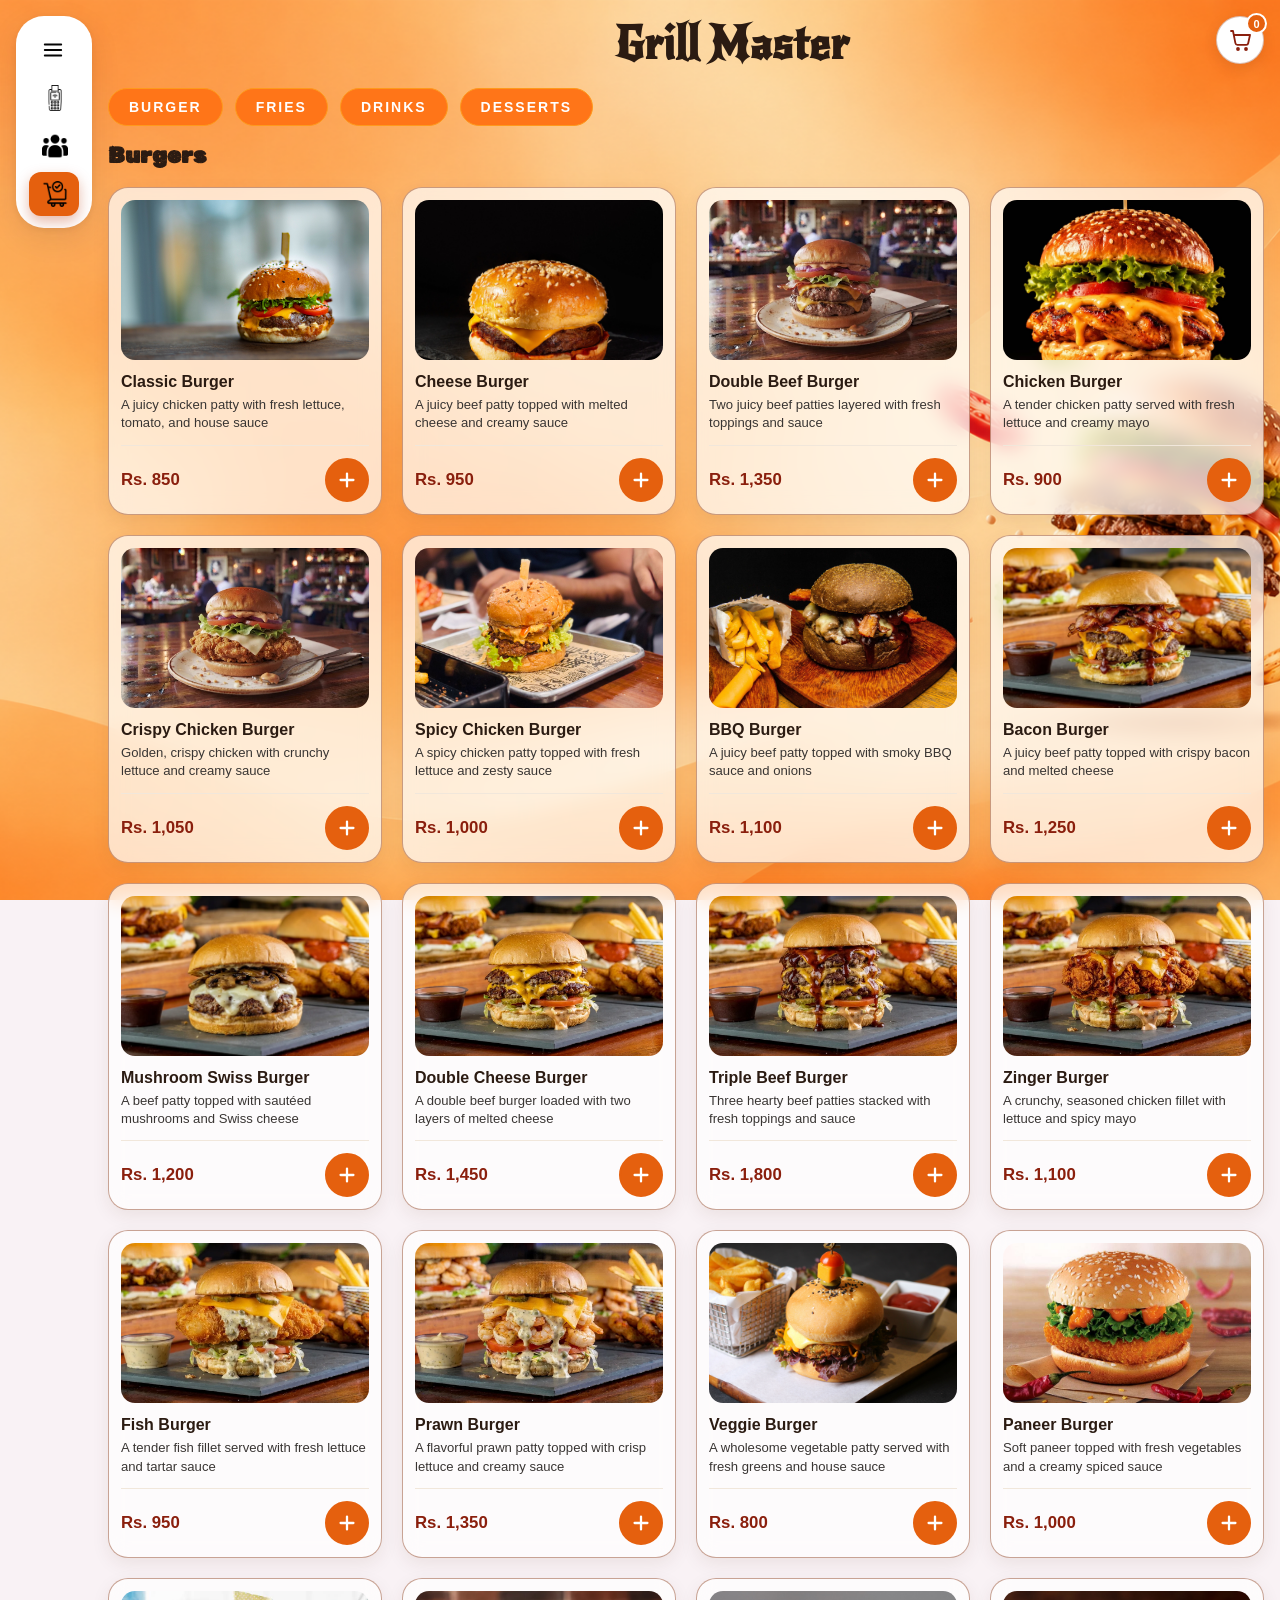
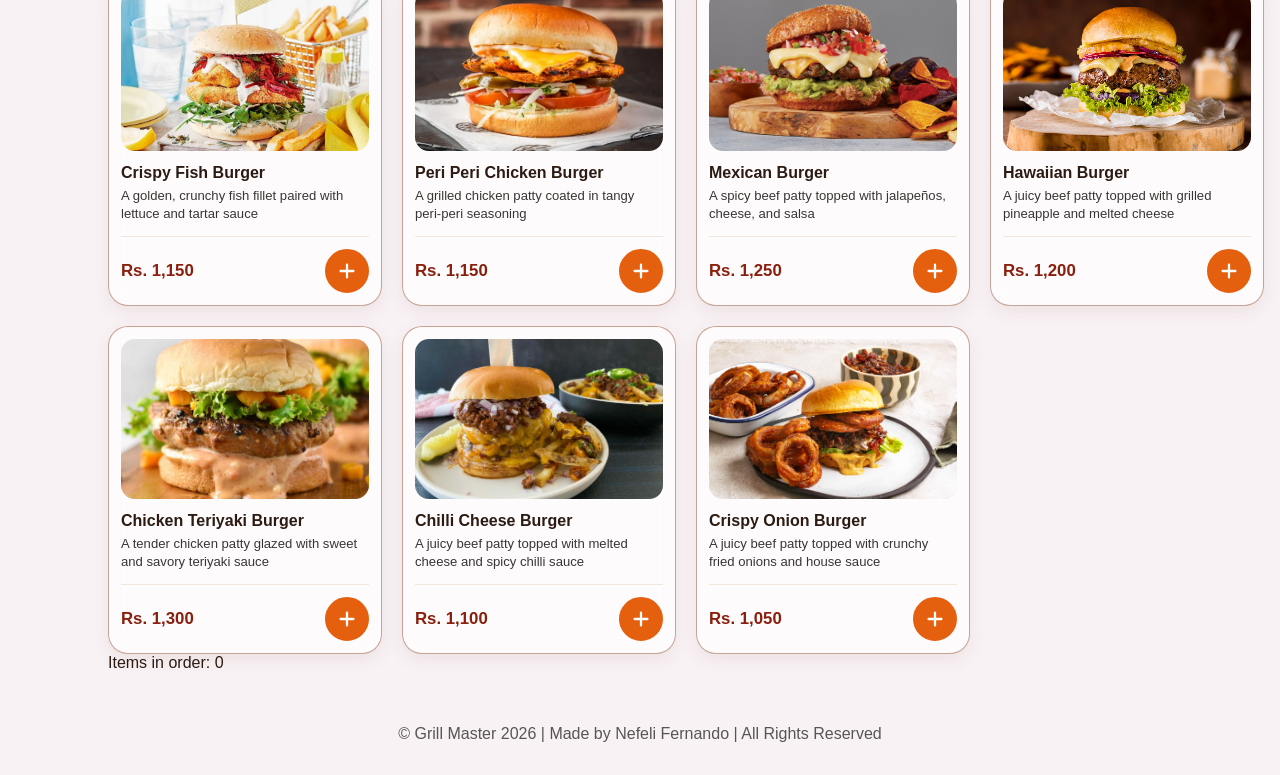
<file: index.html>
<!DOCTYPE html>
<html lang="en">
<head>
    <meta charset="UTF-8">
    <meta name="viewport" content="width=device-width, initial-scale=1.0">
    <title>Grill Master</title>
    <link rel="stylesheet" href="css/style.css">
    <link rel="icon" type="image/png" href="Assets\Logos\Fiery Grill Master Food Truck Logo.png">
</head>
<body>
    <svg class="icon-sprite" aria-hidden="true" focusable="false" xmlns="http://www.w3.org/2000/svg">
        <symbol id="menu" viewBox="0 0 24 24">
            <path d="M3 6h18M3 12h18M3 18h18" fill="none" stroke="currentColor" stroke-width="2" stroke-linecap="round"></path>
        </symbol>
        <symbol id="close" viewBox="0 0 24 24">
            <path d="m6 6 12 12M18 6 6 18" fill="none" stroke="currentColor" stroke-width="2" stroke-linecap="round"></path>
        </symbol>
        <symbol id="grid" viewBox="0 0 24 24">
            <path d="M3 3h8v8H3zM13 3h8v8h-8zM3 13h8v8H3zM13 13h8v8h-8z" fill="currentColor"></path>
        </symbol>
        <symbol id="chart" viewBox="0 0 24 24">
            <path d="M4 19V5h2v12h14v2H4zm4-4V9h3v6H8zm5 0V5h3v10h-3zm5 0v-4h3v4h-3z" fill="currentColor"></path>
        </symbol>
        <symbol id="mail" viewBox="0 0 24 24">
            <path d="M3 5h18v14H3V5zm2 2v.5l7 5 7-5V7H5zm14 10V9.9l-7 5-7-5V17h14z" fill="currentColor"></path>
        </symbol>
        <symbol id="gear" viewBox="0 0 24 24">
            <path d="m19.4 13 .1-1-.1-1 2-1.6-2-3.4-2.4 1a7.8 7.8 0 0 0-1.7-1L15 3h-4l-.4 2.9a7.8 7.8 0 0 0-1.7 1l-2.4-1-2 3.4 2 1.6-.1 1 .1 1-2 1.6 2 3.4 2.4-1a7.8 7.8 0 0 0 1.7 1L11 21h4l.4-2.9a7.8 7.8 0 0 0 1.7-1l2.4 1 2-3.4-2.1-1.7zM13 15.5a3.5 3.5 0 1 1 0-7 3.5 3.5 0 0 1 0 7z" fill="currentColor" transform="translate(-1)"></path>
        </symbol>
    </svg>

    <div class="app-layout">
        <aside class="sidebar" id="sidebar">
            <button id="toggle" type="button" aria-label="Toggle sidebar" aria-expanded="false">
                <svg aria-hidden="true"><use href="#menu"></use></svg>
            </button>
            <!--<a href="#" class="logo">
                <img src="Assets\Logos\Fiery Grill Master Food Truck Logo.png" alt="Grill Master Logo" width="90" height="50">
                <span>Grill Master</span>
            </a>-->
            <nav aria-label="Main menu">
                <a href="pos.html">
                    <img src="Assets\Logos\6408090.png" alt="POS icon" width="26" height="26"><span><b>POS</b></span>
                </a>
                <a href="customers.html">
                    <img src="Assets\Logos\Customers.png" alt="POS icon" width="26" height="26"><span><b>Customers</b></span>
                </a>
                <a href="index.html" class="on" aria-current="page">
                    <img src="Assets\Logos\Orders.png" alt="POS icon" width="26" height="26"><span><b>Orders</b></span>
                </a>
            </nav>
        </aside>

        <div class="app-content">
                <header class="page-header">
                <center>
                    <div class="titlee">
                    <h2>Grill Master</h2>
                </div>
                </center>
                <div class="cart-widget">
                    <button class="cart-toggle" id="cart-toggle" type="button" aria-label="Open cart" aria-expanded="false" aria-controls="cart-panel">
                    <svg aria-hidden="true" viewBox="0 0 24 24" fill="none" stroke="currentColor" stroke-width="1.8" stroke-linecap="round" stroke-linejoin="round">
                        <path d="M3 3h2l2.4 12.2a2 2 0 0 0 2 1.6h8.8a2 2 0 0 0 2-1.6L22 7H6"></path>
                        <circle cx="10" cy="21" r="1"></circle>
                        <circle cx="18" cy="21" r="1"></circle>
                </svg>
                <span class="cart-badge" id="cart-badge" aria-live="polite">0</span>
                    </button>
                    <section class="cart-panel" id="cart-panel" aria-label="Your cart" hidden>
                    <h2>Your order</h2>
                    <ul class="cart-items" id="cart-items"></ul>
                    <p class="cart-empty" id="cart-empty">Your cart is empty.</p>
                    <div class="cart-summary-row">
                        <span>Subtotal</span>
                        <strong id="cart-subtotal">Rs. 0</strong>
                    </div>
                    <div class="cart-summary-row cart-discount-total">
                        <span>Discount</span>
                        <strong id="cart-discount">- Rs. 0</strong>
                    </div>
                    <div class="cart-total">
                        <span>Total</span>
                        <strong id="cart-total">Rs. 0</strong>
                    </div>
                    </section>
                </div>
                </header>
                <div class="menu-layout">
                    <section class="product-menu" id="orders-page" aria-label="Orders">
                        <div class="category-buttons">
                            <button class="btnn" type="button" data-target="Burger" aria-pressed="true">Burger</button>
                            <button class="btnn" type="button" data-target="Fries" aria-pressed="false">Fries</button>
                            <button class="btnn" type="button" data-target="Drinks" aria-pressed="false">Drinks</button>
                            <button class="btnn" type="button" data-target="Desserts" aria-pressed="false">Desserts</button>
                        </div>
                    <div class="yuri">
                        <h1 id="category-heading">Burgers</h1><br>
                        </div>
                        <div id="product-grid" class="grid"></div>
                        <p id="cart-count">Items in order: 0</p>
                    </section>
                    <br><br>
                </div>
            <template id="product-add-template">
                <div class="add-control">
                    <button class="add-btn" type="button" aria-label="Add item to cart">
                    <svg aria-hidden="true" viewBox="0 0 24 24" fill="none" stroke="currentColor" stroke-width="2.5" stroke-linecap="round">
                        <path d="M12 5v14M5 12h14"></path>
                    </svg>
                    </button>
                </div>
            </template>
        </div>
    </div>

    <script src="js/sidebar.js"></script>
    <script src="js/main.js"></script>
    <footer class="copyright">
        © Grill Master 2026 | Made by Nefeli Fernando | All Rights Reserved
    </footer>
</body>
</html>
</file>
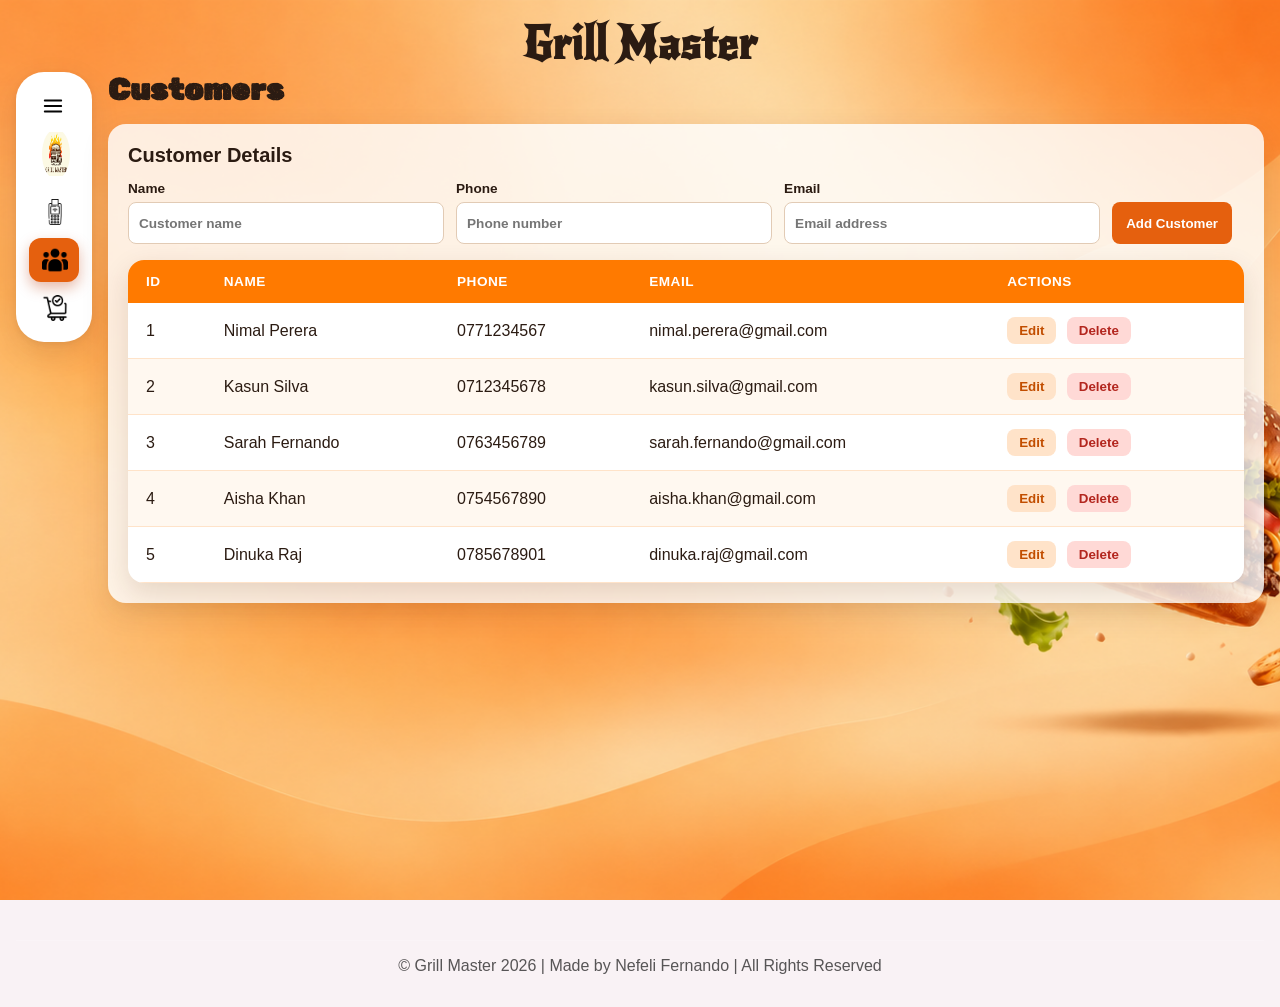
<file: customers.html>
<!DOCTYPE html>
<html lang="en">
<head>
    <meta charset="UTF-8">
    <meta name="viewport" content="width=device-width, initial-scale=1.0">
    <title>Customers | Grill Master</title>
    <link rel="stylesheet" href="css/style.css">
    <link rel="stylesheet" href="css/customer.css">
    <link rel="icon" type="image/png" href="Assets/Logos/Fiery Grill Master Food Truck Logo.png">
</head>
<body>

    <center>
                    <div class="main-titleee">
                    <h2>Grill Master</h2>
                </div>
                </center>

    <svg class="icon-sprite" aria-hidden="true" focusable="false" xmlns="http://www.w3.org/2000/svg">
        <symbol id="menu" viewBox="0 0 24 24">
            <path d="M3 6h18M3 12h18M3 18h18" fill="none" stroke="currentColor" stroke-width="2" stroke-linecap="round"></path>
        </symbol>
        <symbol id="close" viewBox="0 0 24 24">
            <path d="m6 6 12 12M18 6 6 18" fill="none" stroke="currentColor" stroke-width="2" stroke-linecap="round"></path>
        </symbol>
    </svg>

    <div class="app-layout">
        <aside class="sidebar" id="sidebar">
            <button id="toggle" type="button" aria-label="Toggle sidebar" aria-expanded="false">
                <svg aria-hidden="true"><use href="#menu"></use></svg>
            </button>
            <a href="pos.html" class="logo">
                <img src="Assets/Logos/Fiery Grill Master Food Truck Logo.png" alt="Grill Master Logo" width="90" height="50">
                <span>Grill Master</span>
            </a>
            <nav aria-label="Main menu">
                <a href="pos.html">
                    <img src="Assets/Logos/6408090.png" alt="" width="26" height="26"><span><b>POS</b></span>
                </a>
                <a href="customers.html" class="on" aria-current="page">
                    <img src="Assets/Logos/Customers.png" alt="" width="26" height="26"><span><b>Customers</b></span>
                </a>
                <a href="index.html">
                    <img src="Assets/Logos/Orders.png" alt="" width="26" height="26"><span><b>Orders</b></span>
                </a>
            </nav>
        </aside>
        <main class="app-content page-content">
            <div class="titlee"><h1>Customers</h1></div>
            <section class="customers-section">
                <h2 class="section-title">Customer Details</h2>
                <form class="customer-form" id="customer-form">
                    <input type="hidden" id="customer-id">
                    <label>
                        Name
                        <input type="text" id="customer-name" required placeholder="Customer name">
                    </label>
                    <label>
                        Phone
                        <input type="tel" id="customer-phone" required placeholder="Phone number">
                    </label>
                    <label>
                        Email
                        <input type="email" id="customer-email" required placeholder="Email address">
                    </label>
                    <button type="submit" class="btn-save" id="customer-submit">Add Customer</button>
                    <button type="button" class="btn-cancel" id="customer-cancel" hidden>Cancel</button>
                </form>
                <div class="table-wrap">
                    <table class="customer-table">
                        <thead>
                            <tr>
                                <th>ID</th>
                                <th>Name</th>
                                <th>Phone</th>
                                <th>Email</th>
                                <th>Actions</th>
                            </tr>
                        </thead>
                        <tbody id="customer-body"></tbody>
                    </table>
                </div>
            </section>
        </main>
    </div>

    <script src="js/sidebar.js"></script>
    <script src="js/customers.js"></script>
    <footer class="copyright">
        © Grill Master 2026 | Made by Nefeli Fernando | All Rights Reserved
    </footer>
</body>
</html>
</file>
<file: css/style.css>
@import url('https://fonts.googleapis.com/css2?family=Rubik+Dirt&display=swap');
@import url('https://fonts.googleapis.com/css2?family=New+Rocker&display=swap');

body {
  margin: 0;
  padding: 24px;
  font-family: 'Segoe UI', Arial, sans-serif;
  background: #FFF8EE;
  color: #2B1B12;
}

.grid {
  display: grid;
  grid-template-columns: repeat(auto-fill, minmax(240px, 1fr));
  gap: 20px;
}

.card {
  background: rgba(255, 255, 255, .7);
  border: 1px solid rgba(132, 51, 18, .44);
  border-radius: 20px;
  padding: 12px;
  display: flex;
  flex-direction: column;
  gap: 12px;
  box-shadow: 0 6px 18px rgba(76, 35, 10, .08);
  backdrop-filter: blur(10px);
  -webkit-backdrop-filter: blur(10px);
  transition: transform .2s ease, box-shadow .2s ease, border-color .2s ease;
}

.card:hover {
  transform: translateY(-3px);
  border-color: rgba(198, 47, 23, .3);
  box-shadow: 0 12px 26px rgba(76, 35, 10, .14);
}


.card-img {
  height: 160px;
  border-radius: 14px;
  background: linear-gradient(135deg, #fff2dd, #f3d9b5);
  display: flex;
  align-items: center;
  justify-content: center;
  color: #8a674e;
  font-size: .85rem;
  object-fit: cover;
  width: 100%;
  flex-shrink: 0;
}

.card-name {
  margin: 0;
  color: #2B1B12;
  font-size: 1rem;
  line-height: 1.25;
  font-weight: 700;
}

.card-details {
  display: flex;
  flex-direction: column;
  gap: 4px;
}

.card-des{
  margin: 0;
  color: #393533;
  font-size: .82rem;
  line-height: 1.4;
  font-weight: 400;
}

.card-des:empty {
  display: none;
}

.card-footer {
  display: flex;
  align-items: center;
  justify-content: space-between;
  margin-top: auto;
  padding-top: 12px;
  border-top: 1px solid #f1e7db;
}

.card-price {
  color: #8A1F0D;
  font-weight: 700;
  font-size: 1.05rem;
}

.add-control {
  display: flex;
  justify-content: center;
  align-items: center;
  height: auto;
  margin: 0;
}

.add-btn {
  display: grid;
  place-items: center;
  width: 44px;
  height: 44px;
  padding: 0;
  border: 2px solid #e5600e;
  border-radius: 50%;
  background: #e5600e;
  color: #fff;
  cursor: pointer;
  transition: background-color .18s ease, color .18s ease, transform .18s ease;
}

.add-btn svg {
  width: 22px;
  height: 22px;
}

.add-btn:hover {
  transform: scale(1.06);
}

.add-btn.is-added {
  background: #fff;
  color: #e5600e;
}

.add-btn:focus-visible,
.cart-toggle:focus-visible,
.cart-quantity button:focus-visible {
  outline: 3px solid rgba(229, 96, 14, .35);
  outline-offset: 3px;
}

.page-header {
  display: grid;
  grid-template-columns: 1fr;
  align-items: center;
  gap: 16px;
}

.page-header .titlee {
  position: relative;
  left: 50%;
  grid-column: 1;
  width: calc(100vw - 32px);
  margin-left: 0;
  transform: translateX(-50%);
  justify-self: center;
  text-align: center;
   font-family: "New Rocker", system-ui;
  font-weight: 400;
  font-style: normal;
  font-size: 30px;
}

.page-header .cart-widget {
  position: absolute;
  top: 16px;
  right: 16px;
  justify-self: end;
}

.cart-widget {
  position: relative;
  z-index: 2;
}

.cart-toggle {
  position: relative;
  display: grid;
  place-items: center;
  width: 48px;
  height: 48px;
  border: 1px solid rgba(132, 51, 18, .3);
  border-radius: 50%;
  background: #fff;
  color: #8A1F0D;
  cursor: pointer;
  box-shadow: 0 4px 14px rgba(76, 35, 10, .12);
}

.cart-toggle:hover {
  background: #fff4e8;
}

.cart-toggle svg {
  width: 24px;
  height: 24px;
}

.cart-badge {
  position: absolute;
  top: -4px;
  right: -4px;
  display: grid;
  place-items: center;
  min-width: 21px;
  height: 21px;
  padding: 0 5px;
  border: 2px solid #fff;
  border-radius: 999px;
  background: #e5600e;
  color: #fff;
  font-size: 11px;
  font-weight: 700;
}

.cart-panel {
  position: absolute;
  top: calc(100% + 12px);
  right: 0;
  width: min(360px, calc(100vw - 32px));
  max-height: min(70vh, 520px);
  overflow: auto;
  padding: 18px;
  border: 1px solid rgba(132, 51, 18, .2);
  border-radius: 18px;
  background: #fff;
  box-shadow: 0 14px 36px rgba(42, 15, 15, .2);
}

.cart-panel[hidden] {
  display: none;
}

.cart-panel h2 {
  margin-bottom: 12px;
  color: #2B1B12;
  font-size: 1.15rem;
}

.cart-items {
  display: grid;
  gap: 12px;
  list-style: none;
}

.cart-item {
  display: flex;
  align-items: center;
  justify-content: space-between;
  gap: 12px;
  padding-bottom: 12px;
  border-bottom: 1px solid #f1e7db;
}

.cart-item-details {
  display: grid;
  gap: 4px;
  min-width: 0;
  flex: 1;
}

.cart-item-name {
  color: #2B1B12;
  font-size: .9rem;
  font-weight: 700;
}

.cart-item-price {
  color: #8A1F0D;
  font-size: .82rem;
}

.cart-item-savings {
  color: #397343;
  font-size: .76rem;
}

.cart-discount-control {
  display: flex;
  align-items: center;
  gap: 7px;
  color: #65676b;
  font-size: .78rem;
}

.cart-discount {
  min-height: 30px;
  padding: 3px 6px;
  border: 1px solid #e2cbb5;
  border-radius: 6px;
  background: #fff;
  color: #2B1B12;
  font: inherit;
}

.cart-discount:focus-visible {
  outline: 3px solid rgba(229, 96, 14, .25);
  outline-offset: 2px;
}

.cart-quantity {
  display: flex;
  align-items: center;
  gap: 9px;
  flex-shrink: 0;
  color: #2B1B12;
  font-weight: 700;
}

.cart-quantity button {
  display: grid;
  place-items: center;
  width: 28px;
  height: 28px;
  border: 1px solid #e5600e;
  border-radius: 50%;
  background: #fff;
  color: #e5600e;
  font-size: 1rem;
  cursor: pointer;
}

.cart-quantity button:hover {
  background: #fff4e8;
}

.cart-empty {
  padding: 12px 0;
  color: #65676b;
  font-size: .9rem;
}

.cart-summary-row {
  display: flex;
  justify-content: space-between;
  margin-top: 8px;
  color: #65676b;
  font-size: .88rem;
}

.cart-discount-total strong {
  color: #397343;
}

.cart-total {
  display: flex;
  justify-content: space-between;
  margin-top: 14px;
  padding-top: 12px;
  border-top: 1px solid #f1e7db;
  color: #2B1B12;
}

.cart-total strong {
  color: #8A1F0D;
}


/*MAIN MENU STUFF*/
* { margin: 0; padding: 0; box-sizing: border-box; }

:root {
  --bg: #f9f2f5;
  --panel: #fff;
  --text: #65676b;
  --ink: #050505;
  --blue: #e5600e;
  --hover: #f8f2f5;
}

body {
  display: block;
  padding: 16px;
  background-color: var(--bg);
  background-image: url("../Assets/Images/Floating Burger on Orange Waves.png");
  background-position: center;
  background-repeat: no-repeat;
  background-size: cover;
  background-attachment: fixed;
  font-family: "Poppins", sans-serif;
}

.app-layout {
  display: flex;
  align-items: flex-start;
  gap: 16px;
  min-height: calc(100vh - 32px);
}

.app-content {
  flex: 1;
  min-width: 0;
}

.menu-layout {
  display: grid;
  grid-template-columns: minmax(0, 1fr);
  align-items: start;
}

.product-menu {
  min-width: 0;
}




.navbar {
  display: flex;
  align-items: center;
  flex-wrap: wrap;
  gap: 12px;
  margin-bottom: 16px;
}

.icon-sprite {
  position: absolute;
  width: 0;
  height: 0;
  overflow: hidden;
}

svg {
  width: 22px;
  height: 22px;
  flex-shrink: 0;
}

.sidebar {
  flex: 0 0 76px;
  width: 76px;
  font-style:bold;
  height: fit-content;
  padding: 12px 13px;
  overflow: hidden;
  display: flex;
  flex-direction: column;
  gap: 4px;
  background: var(--panel);
  border-radius: 28px;
  box-shadow: 0 10px 30px rgba(42, 15, 15, 0.1),
        0 2px 6px rgba(42, 15, 15, 0.06);
  transition: flex-basis .3s, width .3s;
}

.sidebar :is(a, button) {
  display: flex;
  align-items: center;
  gap: 16px;
  height: 44px;
  padding: 0 13px;
  border: 0;
  border-radius: 12px;
  background: none;
  cursor: pointer;
  color: var(--text);
  text-decoration: none;
  font-weight: 500;
  font-size: 14px;
  font-family: "Poppins", sans-serif;
  white-space: nowrap;
  overflow: hidden;
}

.logo img {
  width: 28px;
  border-radius: 50%;
}

.sidebar nav {
  display: flex;
  flex-direction: column;
  gap: 4px;
  flex: 0 0 auto;
}

.sidebar :is(a, button):hover {
  background: var(--hover);
  color: var(--ink);
}

.sidebar a.on {
  background: var(--blue);
  color: #fff;
  box-shadow: 0 6px 14px rgba(185, 57, 11, 0.35);
}

.sidebar .logo {
  margin-bottom: 10px;
  padding: 0 13px;
  font-size: 17px;
  font-weight: 600;
  color: var(--ink);
}

#toggle {
  color: var(--ink);
}

.sidebar.open,
.sidebar:focus-within {
  flex-basis: 250px;
  width: 250px;
}

@media (hover: hover) {
  .sidebar:hover {
    flex-basis: 250px;
    width: 250px;
  }
}






/* From Uiverse.io by mrhyddenn */
.category-buttons {
  display: flex;
  flex-wrap: wrap;
  gap: 12px;
  margin: 16px 0;
}

.yuri{
  font-family: "Rubik Dirt", system-ui;
  font-weight: 200;
  font-size:15px;
  font-style: normal;
}

.btnn {
  position: relative;
  padding: 10px 20px;
  border-radius: 40px;
  border: 1px solid rgb(255, 153, 28);
  font-size: 14px;
  text-transform: uppercase;
  font-weight: 600;
  letter-spacing: 2px;
  background: rgb(255, 117, 24);
  color: #fff;
  cursor: pointer;
  overflow: hidden;
  box-shadow: 0 0 0 0 transparent;
  -webkit-transition: all 0.2s ease-in;
  -moz-transition: all 0.2s ease-in;
  transition: all 0.2s ease-in;
}

.btnn:hover {
  background: rgb(255, 117, 24);
  box-shadow: 0 0 30px 5px rgba(255, 117, 24, 0.815);
  -webkit-transition: all 0.2s ease-out;
  -moz-transition: all 0.2s ease-out;
  transition: all 0.2s ease-out;
}

.btnn:hover::before {
  -webkit-animation: sh02 0.5s 0s linear;
  -moz-animation: sh02 0.5s 0s linear;
  animation: sh02 0.5s 0s linear;
}

.btnn::before {
  content: '';
  display: block;
  width: 0px;
  height: 86%;
  position: absolute;
  top: 7%;
  left: 0%;
  opacity: 0;
  background: #fff;
  box-shadow: 0 0 50px 30px #fff;
  -webkit-transform: skewX(-20deg);
  -moz-transform: skewX(-20deg);
  -ms-transform: skewX(-20deg);
  -o-transform: skewX(-20deg);
  transform: skewX(-20deg);
}

@keyframes sh02 {
  from {
    opacity: 0;
    left: 0%;
  }

  50% {
    opacity: 1;
  }

  to {
    opacity: 0;
    left: 100%;
  }
}

.btnn:active {
  box-shadow: 0 0 0 0 transparent;
  -webkit-transition: box-shadow 0.2s ease-in;
  -moz-transition: box-shadow 0.2s ease-in;
  transition: box-shadow 0.2s ease-in;
}

.copyright {
            margin: 0;
            padding: 1rem;
            border-top: 1px solid rgba(255, 255, 255, 0.14);
            color: rgba(11, 11, 11, 0.68);
            text-align: center;
            font-weight:200px;
            font-style:bold;
          }
</file>
<file: css/customer.css>
@import url('https://fonts.googleapis.com/css2?family=Rubik+Dirt&display=swap');
@import url('https://fonts.googleapis.com/css2?family=New+Rocker&display=swap');

.table-wrap {
  width: 100%;
  overflow-x: auto;          /* scrolls sideways on small screens */
  background: #fff;
  border-radius: 16px;
  box-shadow: 0 10px 28px rgba(76, 35, 10, 0.14);
}

.customer-table {
  width: 100%;
  border-collapse: collapse;
  min-width: 600px;
}

.customer-table thead {
  background: #ff7a00;
  color: #fff;
}

.customer-table th,
.customer-table td {
  padding: 14px 18px;
  text-align: left;
}

.customer-table th {
  font-weight: 600;
  letter-spacing: 0.5px;
  text-transform: uppercase;
  font-size: 0.85rem;
}

.customer-table tbody tr {
  border-bottom: 1px solid #ffe3c9;
  transition: background 0.2s ease;
}

.customer-table tbody tr:nth-child(even) {
  background: #fff8f0;
}

.customer-table tbody tr:hover {
  background: #ffefdc;
}

.customer-table .btn-edit,
.customer-table .btn-delete {
  border: none;
  padding: 6px 12px;
  border-radius: 8px;
  cursor: pointer;
  font-weight: 600;
  margin-right: 6px;
}

.btn-edit {
  background: #ffe3c9;
  color: #c24e00;
}

.btn-delete {
  background: #ffd9d6;
  color: #b3261e;
}
.customers-section {
  margin-top: 16px;
  padding: 20px;
  border-radius: 18px;
  background: rgba(255, 255, 255, 0.82);
  box-shadow: 0 10px 28px rgba(76, 35, 10, 0.12);
}

.section-title {
  margin-bottom: 14px;
  color: #2B1B12;
  font-size: 1.25rem;
}


.titlee{
  font-family: "Rubik Dirt", system-ui;
  font-weight: 200;
  font-size:15px;
  font-style: normal;
}

.main-titleee{
  position: relative;
  left: 50%;
  grid-column: 1;
  width: calc(100vw - 32px);
  margin-left: 0;
  transform: translateX(-50%);
  justify-self: center;
  text-align: center;
  font-family: "New Rocker", system-ui;
  font-weight: 400;
  font-style: normal;
  font-size: 30px;
}
.customer-form {
  display: grid;
  grid-template-columns: repeat(3, minmax(150px, 1fr)) auto auto;
  align-items: end;
  gap: 12px;
  margin-bottom: 16px;
}

.customer-form label {
  display: grid;
  gap: 6px;
  color: #2B1B12;
  font-size: 0.85rem;
  font-weight: 700;
}

.customer-form input {
  min-height: 42px;
  padding: 8px 10px;
  border: 1px solid #e2cbb5;
  border-radius: 8px;
  background: #fff;
  color: #2B1B12;
  font: inherit;
}

.customer-form input:focus {
  border-color: #e5600e;
  outline: 3px solid rgba(229, 96, 14, 0.15);
}

.btn-save,
.btn-cancel {
  min-height: 42px;
  border: 0;
  border-radius: 8px;
  padding: 8px 14px;
  cursor: pointer;
  font-weight: 700;
}

.btn-save {
  background: #e5600e;
  color: #fff;
}

.btn-cancel {
  background: #eee5dc;
  color: #2B1B12;
}

@media (max-width: 900px) {
  .customer-form {
    grid-template-columns: 1fr;
  }

  .btn-save,
  .btn-cancel {
    width: 100%;
  }
}
</file>
